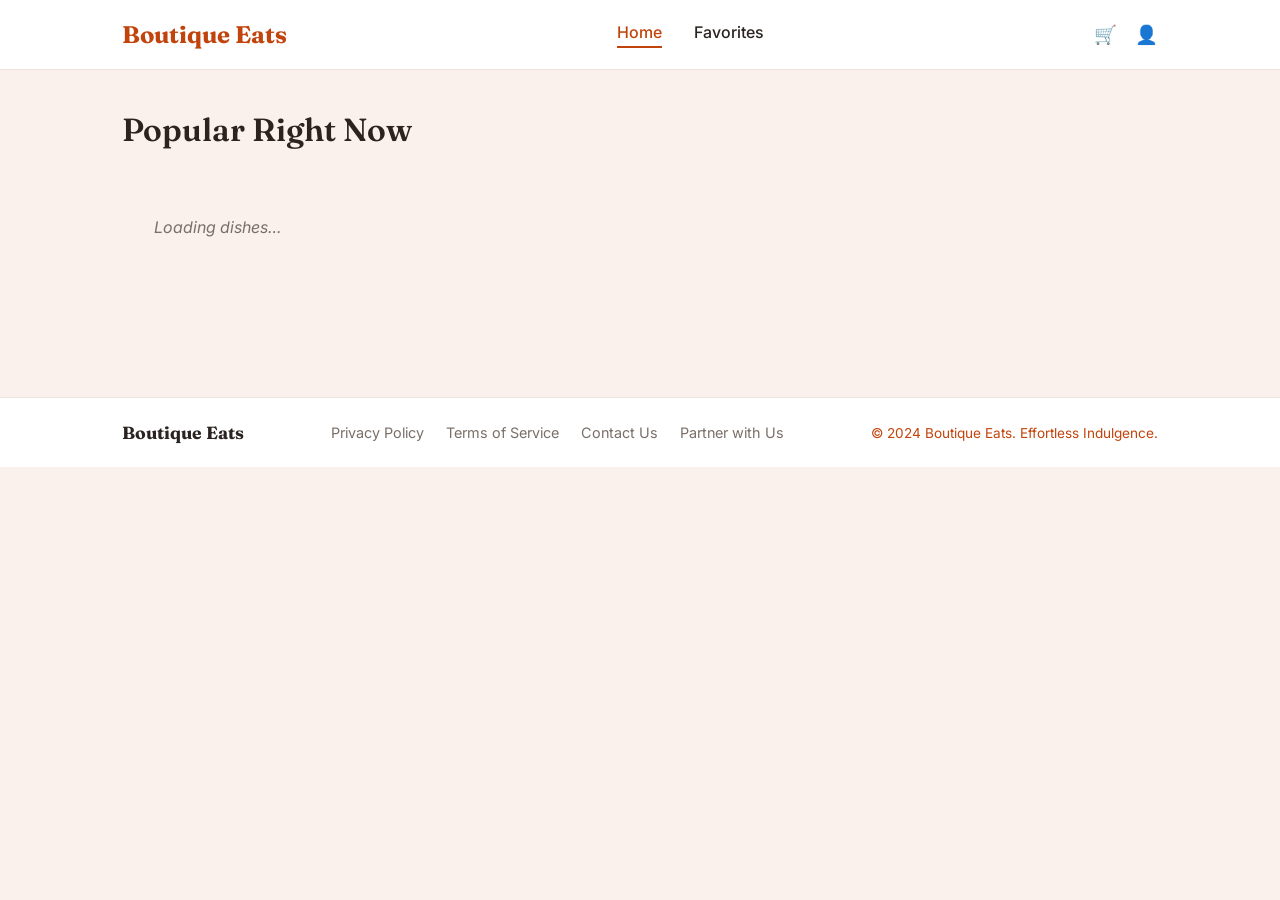
<file: index.html>
<!DOCTYPE html>
<html lang="en">

<head>
    <meta charset="UTF-8">
    <meta name="viewport" content="width=device-width, initial-scale=1.0">
    <title>Home - Boutique Eats</title>
    <link rel="preconnect" href="https://fonts.googleapis.com">
    <link
        href="https://fonts.googleapis.com/css2?family=Fraunces:wght@500;600;700&family=Inter:wght@400;500;600&display=swap"
        rel="stylesheet">
    <link rel="stylesheet" href="style.css">
</head>

<body>

    <header class="site-header">
        <div class="header-inner">
            <a class="logo" href="index.html">Boutique Eats</a>
            <nav class="main-nav">
                <a href="index.html" class="nav-link active">Home</a>
                <a href="favorites.html" class="nav-link">Favorites</a>
            </nav>
            <div class="header-icons">
                <a href="cart.html" class="icon-btn" aria-label="Cart">🛒</a>
                <a href="#" class="icon-btn" aria-label="Account">👤</a>
            </div>
        </div>
    </header>

    <main class="page">
        <h1 class="page-title">Popular Right Now</h1>

        <div class="allProducts">
            <p class="loading-msg">Loading dishes…</p>
        </div>
    </main>
    

    <footer class="site-footer">
        <div class="footer-inner">
            <span class="footer-logo">Boutique Eats</span>
            <nav class="footer-links">
                <a href="#">Privacy Policy</a>
                <a href="#">Terms of Service</a>
                <a href="#">Contact Us</a>
                <a href="#">Partner with Us</a>
            </nav>
            <span class="footer-copy">© 2024 Boutique Eats. Effortless Indulgence.</span>
        </div>
    </footer>

    
    <script src="main.js"></script>
</body>

</html>
</file>
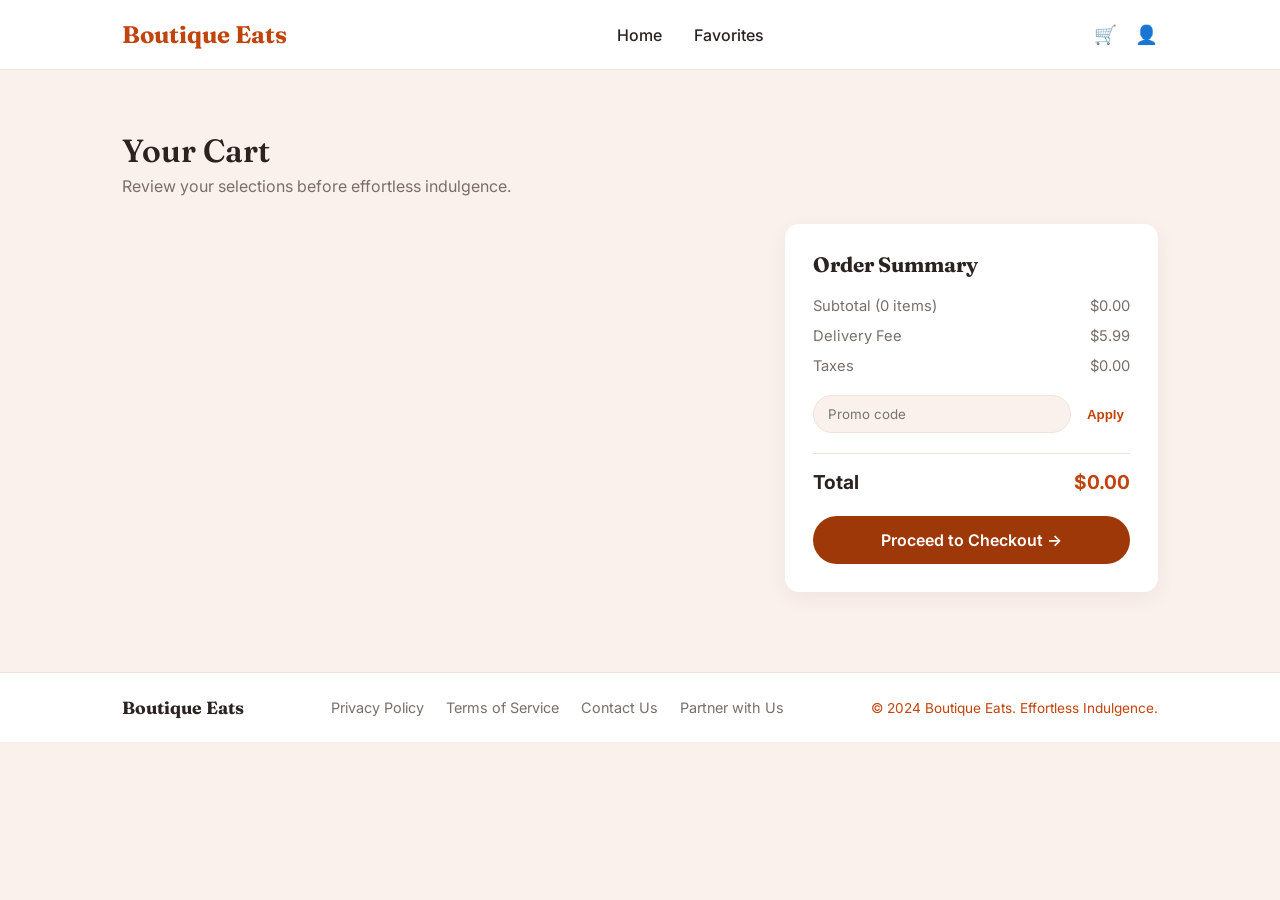
<file: cart.html>
<!DOCTYPE html>
<html lang="ru">

<head>
    <meta charset="UTF-8">
    <meta name="viewport" content="width=device-width, initial-scale=1.0">
    <title>Your Cart - Boutique Eats</title>
    <link rel="preconnect" href="https://fonts.googleapis.com">
    <link
        href="https://fonts.googleapis.com/css2?family=Fraunces:wght@600;700&family=Inter:wght@400;500;600&display=swap"
        rel="stylesheet">
    <link rel="stylesheet" href="cart.css">
</head>

<body>

    <header class="site-header">
        <div class="header-inner">
            <a class="logo" href="index.html">Boutique Eats</a>
            <nav class="main-nav">
                <a href="index.html" class="nav-link">Home</a>
                <a href="favorites.html" class="nav-link">Favorites</a>
            </nav>
            <div class="header-icons">
                <a href="cart.html" class="icon-btn">🛒</a>
                <a href="#" class="icon-btn">👤</a>
            </div>
        </div>
    </header>

    <main class="page">
        <h1 class="page-title">Your Cart</h1>
        <p class="page-subtitle">Review your selections before effortless indulgence.</p>

        <div class="cart-layout">
            <div class="allCart"></div>

            <aside class="order-summary">
                <h2>Order Summary</h2>
                <div class="summary-row">
                    <span>Subtotal (<span id="item-count">0</span> items)</span>
                    <span id="subtotal">$0.00</span>
                </div>
                <div class="summary-row">
                    <span>Delivery Fee</span>
                    <span>$5.99</span>
                </div>
                <div class="summary-row">
                    <span>Taxes</span>
                    <span id="taxes">$0.00</span>
                </div>

                <div class="promo-row">
                    <input type="text" placeholder="Promo code">
                    <button class="apply-btn">Apply</button>
                </div>

                <div class="summary-total">
                    <span>Total</span>
                    <span id="total">$0.00</span>
                </div>

                <a href="checkout.html" class="checkout-btn">Proceed to Checkout →</a>
            </aside>
        </div>
    </main>

    <footer class="site-footer">
        <div class="footer-inner">
            <span class="footer-logo">Boutique Eats</span>
            <nav class="footer-links">
                <a href="#">Privacy Policy</a>
                <a href="#">Terms of Service</a>
                <a href="#">Contact Us</a>
                <a href="#">Partner with Us</a>
            </nav>
            <span class="footer-copy">© 2024 Boutique Eats. Effortless Indulgence.</span>
        </div>
    </footer>

    <script src="cart.js"></script>
</body>

</html>
</file>
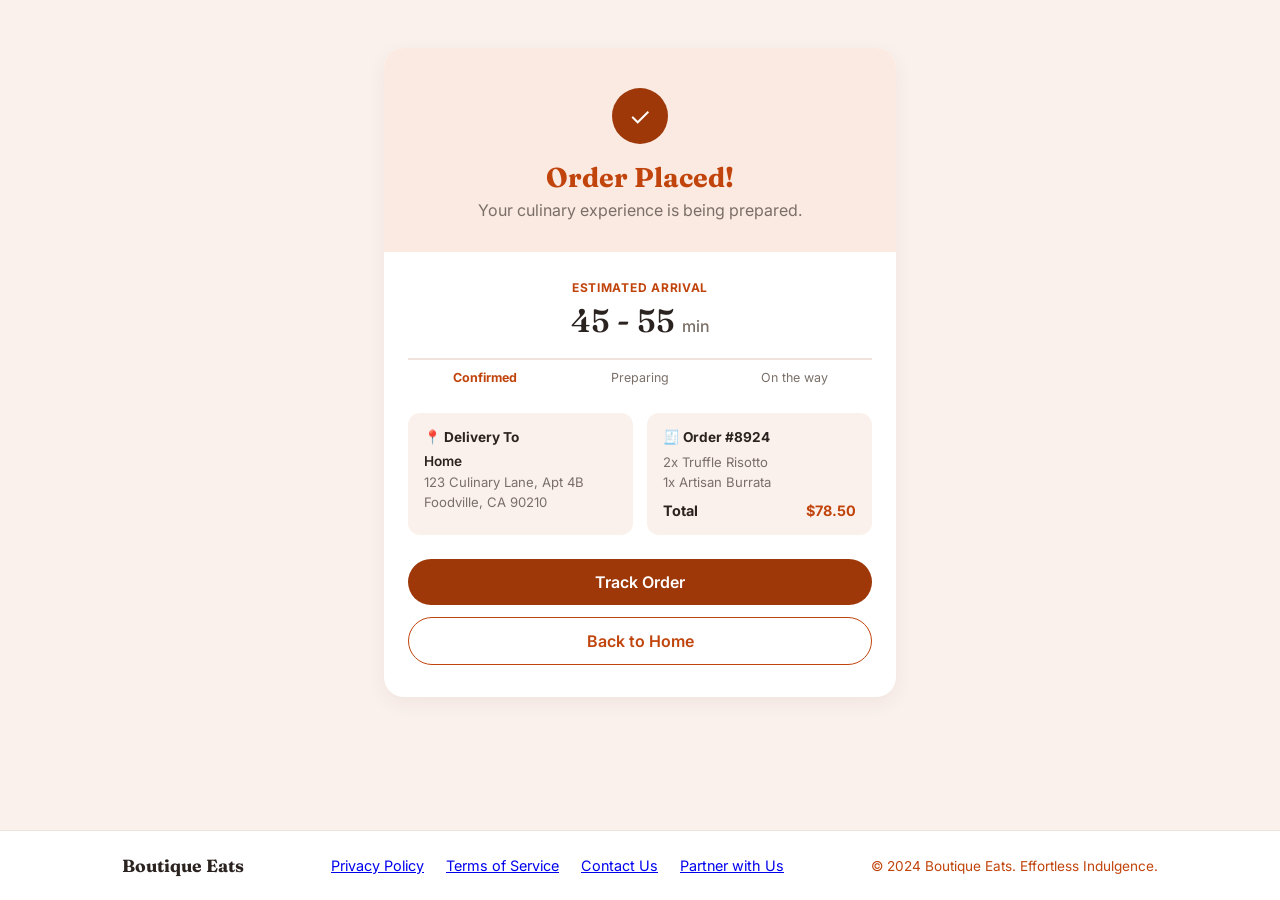
<file: order-confirmed.html>
<!DOCTYPE html>
<html lang="en">

<head>
    <meta charset="UTF-8">
    <meta name="viewport" content="width=device-width, initial-scale=1.0">
    <title>Order Confirmed - Boutique Eats</title>
    <link rel="preconnect" href="https://fonts.googleapis.com">
    <link
        href="https://fonts.googleapis.com/css2?family=Fraunces:wght@500;600;700&family=Inter:wght@400;500;600&display=swap"
        rel="stylesheet">
    <link rel="stylesheet" href="order-confirmed.css">
</head>

<body>

    <main class="page">
        <div class="confirm-card">

            <div class="confirm-hero">
                <div class="check-circle">✓</div>
                <h1>Order Placed!</h1>
                <p>Your culinary experience is being prepared.</p>
            </div>

            <div class="confirm-details">
                <div class="eta-block">
                    <span class="eta-label">Estimated Arrival</span>
                    <span class="eta-value">45 - 55 <small>min</small></span>
                    <div class="status-track">
                        <span class="status-step active">Confirmed</span>
                        <span class="status-step">Preparing</span>
                        <span class="status-step">On the way</span>
                    </div>
                </div>

                <div class="info-grid">
                    <div class="info-box">
                        <h3>📍 Delivery To</h3>
                        <p class="info-label">Home</p>
                        <p class="info-text">123 Culinary Lane, Apt 4B<br>Foodville, CA 90210</p>
                    </div>
                    <div class="info-box">
                        <h3>🧾 Order #8924</h3>
                        <p class="info-text">2x Truffle Risotto<br>1x Artisan Burrata</p>
                        <div class="info-total">
                            <span>Total</span>
                            <span class="total-value">$78.50</span>
                        </div>
                    </div>
                </div>

                <div class="confirm-actions">
                    <a href="#" class="track-btn">Track Order</a>
                    <a href="index.html" class="home-btn">Back to Home</a>
                </div>
            </div>
        </div>
    </main>

    <footer class="site-footer">
        <div class="footer-inner">
            <span class="footer-logo">Boutique Eats</span>
            <nav class="footer-links">
                <a href="#">Privacy Policy</a>
                <a href="#">Terms of Service</a>
                <a href="#">Contact Us</a>
                <a href="#">Partner with Us</a>
            </nav>
            <span class="footer-copy">© 2024 Boutique Eats. Effortless Indulgence.</span>
        </div>
    </footer>

</body>

</html>
</file>
<file: style.css>
*{
    margin: 0;
    padding: 0;
}
:root {
  --bg: #FBF1EC;
  --card-bg: #FFFFFF;
  --accent: #C1440C;
  --accent-dark: #9E3809;
  --badge-bg: #FCE9C5;
  --badge-text: #8A5A1F;
  --text-dark: #2B2320;
  --text-muted: #7A6F68;
  --border: #EFE3DC;
  --shadow: 0 6px 20px rgba(43, 35, 32, 0.06);
  font-family: 'Inter', sans-serif;
}

* { box-sizing: border-box; }

body {
  margin: 0;
  background: var(--bg);
  color: var(--text-dark);
}

a { text-decoration: none; color: inherit; }

.site-header {
  background: var(--card-bg);
  border-bottom: 1px solid var(--border);
}

.header-inner {
  max-width: 1100px;
  margin: 0 auto;
  padding: 20px 32px;
  display: flex;
  align-items: center;
  justify-content: space-between;
}

.logo {
  font-family: 'Fraunces', serif;
  font-weight: 700;
  font-size: 1.5rem;
  color: var(--accent);
}

.main-nav {
  display: flex;
  gap: 32px;
}

.nav-link {
  font-weight: 500;
  color: var(--text-dark);
  padding-bottom: 4px;
  border-bottom: 2px solid transparent;
}

.nav-link.active {
  color: var(--accent);
  border-bottom-color: var(--accent);
}

.header-icons {
  display: flex;
  gap: 18px;
  font-size: 1.15rem;
}

.icon-btn { color: var(--accent); }

.page {
  max-width: 1100px;
  margin: 0 auto;
  padding: 40px 32px 80px;
}

.page-title {
  font-family: 'Fraunces', serif;
  font-size: 2rem;
  font-weight: 600;
  margin-bottom: 28px;
}

.product-grid {
  display: grid;
  grid-template-columns: repeat(auto-fill, minmax(280px, 1fr));
  gap: 24px;
}

.loading-msg, .error-msg {
  color: var(--text-muted);
  font-style: italic;
}

.product-card {
  background: var(--card-bg);
  border-radius: 14px;
  overflow: hidden;
  box-shadow: var(--shadow);
  display: flex;
  flex-direction: column;
}

.card-image {
  position: relative;
  aspect-ratio: 4 / 3;
  background: #eee;
}

.card-image img {
  width: 100%;
  height: 100%;
  object-fit: cover;
  display: block;
}

.like-btn {
  position: absolute;
  top: 12px;
  right: 12px;
  width: 34px;
  height: 34px;
  border-radius: 50%;
  border: none;
  background: rgba(255,255,255,0.9);
  color: #b9b9b9;
  font-size: 1rem;
  cursor: pointer;
  display: flex;
  align-items: center;
  justify-content: center;
}

.like-btn.liked { color: var(--accent); }

.card-body {
  padding: 18px 20px 20px;
  display: flex;
  flex-direction: column;
  gap: 8px;
}

.card-top-row {
  display: flex;
  justify-content: space-between;
  align-items: flex-start;
  gap: 10px;
}

.card-name {
  font-family: 'Fraunces', serif;
  font-size: 1.1rem;
  margin: 0;
}

.time-badge {
  background: var(--badge-bg);
  color: var(--badge-text);
  font-size: 0.75rem;
  font-weight: 600;
  padding: 4px 10px;
  border-radius: 999px;
  white-space: nowrap;
}

.card-desc {
  color: var(--text-muted);
  font-size: 0.88rem;
  line-height: 1.4;
  margin: 0;
  display: -webkit-box;
  /* -webkit-line-clamp: 2; */
  -webkit-box-orient: vertical;
  overflow: hidden;
}

.card-bottom-row {
  display: flex;
  justify-content: space-between;
  align-items: center;
  margin-top: 6px;
}

.card-price {
  color: var(--accent);
  font-weight: 700;
  font-size: 1.1rem;
}

.add-btn {
  background: var(--accent-dark);
  color: #fff;
  border: none;
  padding: 9px 22px;
  border-radius: 999px;
  font-weight: 600;
  cursor: pointer;
  transition: background 0.15s ease;
}

.add-btn:hover { background: var(--accent); }

.site-footer {
  background: var(--card-bg);
  border-top: 1px solid var(--border);
}

.footer-inner {
  max-width: 1100px;
  margin: 0 auto;
  padding: 24px 32px;
  display: flex;
  align-items: center;
  justify-content: space-between;
  flex-wrap: wrap;
  gap: 12px;
}

.footer-logo {
  font-family: 'Fraunces', serif;
  font-weight: 700;
  font-size: 1.1rem;
}

.footer-links {
  display: flex;
  gap: 22px;
  color: var(--text-muted);
  font-size: 0.9rem;
}

.footer-copy {
  color: var(--accent);
  font-size: 0.85rem;
}

@media (max-width: 640px) {
  .header-inner, .footer-inner { flex-direction: column; gap: 14px; }
}
.allProducts {
  display: grid;
  grid-template-columns: repeat(auto-fill, minmax(280px, 1fr));
  gap: 24px;
  max-width: 1100px;
  margin: 0 auto;
  padding: 40px 32px 80px;
}

.allProducts > div {
  background: #FFFFFF;
  border-radius: 14px;
  overflow: hidden;
  box-shadow: 0 6px 20px rgba(43, 35, 32, 0.06);
  padding: 0 0 20px;
  display: flex;
  flex-direction: column;
}

.allProducts > div img {
  width: 100%;
  aspect-ratio: 4 / 3;
  object-fit: cover;
  display: block;
}

.allProducts > div h1 {
  font-family: 'Fraunces', serif;
  font-size: 1.1rem;
  margin: 14px 20px 6px;
}

.allProducts > div p {
  color: #7A6F68;
  font-size: 0.88rem;
  line-height: 1.4;
  margin: 0 20px 10px;
}

.allProducts > div h3 {
  color: #C1440C;
  font-size: 1rem;
  margin: 0 20px 4px;
}
.allProducts > div {
  position: relative;
}

.addBtn {
  background: #9E3809;
  color: #fff;
  border: none;
  padding: 9px 22px;
  border-radius: 999px;
  font-weight: 600;
  cursor: pointer;
  margin: 6px 20px 0;
  align-self: flex-end;
  transition: background 0.15s ease;
}

.addBtn:hover {
  background: #C1440C;
}
</file>
<file: cart.css>
:root {
  --bg: #FBF1EC;
  --card-bg: #FFFFFF;
  --accent: #C1440C;
  --accent-dark: #9E3809;
  --text-dark: #2B2320;
  --text-muted: #7A6F68;
  --border: #EFE3DC;
  --shadow: 0 6px 20px rgba(43, 35, 32, 0.06);
  font-family: 'Inter', sans-serif;
}

* { box-sizing: border-box; }

body {
  margin: 0;
  background: var(--bg);
  color: var(--text-dark);
}

a { text-decoration: none; color: inherit; }

.site-header {
  background: var(--card-bg);
  border-bottom: 1px solid var(--border);
}

.header-inner {
  max-width: 1100px;
  margin: 0 auto;
  padding: 20px 32px;
  display: flex;
  align-items: center;
  justify-content: space-between;
}

.logo {
  font-family: 'Fraunces', serif;
  font-weight: 700;
  font-size: 1.5rem;
  color: var(--accent);
}

.main-nav { display: flex; gap: 32px; }
.nav-link { font-weight: 500; color: var(--text-dark); }
.header-icons { display: flex; gap: 18px; font-size: 1.15rem; }
.icon-btn { color: var(--accent); }

.page {
  max-width: 1100px;
  margin: 0 auto;
  padding: 40px 32px 80px;
}

.page-title {
  font-family: 'Fraunces', serif;
  font-size: 2rem;
  font-weight: 600;
  margin-bottom: 6px;
}

.page-subtitle {
  color: var(--text-muted);
  margin: 0 0 28px;
}

.cart-layout {
  display: grid;
  grid-template-columns: 1.7fr 1fr;
  gap: 28px;
  align-items: start;
}

.allCart {
  display: flex;
  flex-direction: column;
  gap: 16px;
}

.allCart > div {
  background: var(--card-bg);
  border-radius: 14px;
  overflow: hidden;
  box-shadow: var(--shadow);
  display: flex;
  gap: 16px;
  padding: 14px;
}

.allCart > div img {
  width: 90px;
  height: 90px;
  border-radius: 10px;
  object-fit: cover;
  flex-shrink: 0;
}

.allCart > div h1 {
  font-family: 'Fraunces', serif;
  font-size: 1.05rem;
  margin: 0 0 6px;
}

.allCart > div p {
  color: var(--text-muted);
  font-size: 0.85rem;
  line-height: 1.4;
  margin: 0 0 8px;
}

.allCart > div h3 {
  color: var(--accent);
  font-weight: 700;
  font-size: 1rem;
  margin: 0;
}

.order-summary {
  background: var(--card-bg);
  border-radius: 14px;
  box-shadow: var(--shadow);
  padding: 28px;
}

.order-summary h2 {
  font-family: 'Fraunces', serif;
  font-size: 1.3rem;
  margin: 0 0 20px;
}

.summary-row {
  display: flex;
  justify-content: space-between;
  color: var(--text-muted);
  font-size: 0.92rem;
  margin-bottom: 12px;
}

.promo-row {
  display: flex;
  gap: 10px;
  margin: 20px 0;
}

.promo-row input {
  flex: 1;
  padding: 10px 14px;
  border-radius: 999px;
  border: 1px solid var(--border);
  background: var(--bg);
  font-family: inherit;
}

.apply-btn {
  border: none;
  background: none;
  color: var(--accent);
  font-weight: 700;
  cursor: pointer;
}

.summary-total {
  display: flex;
  justify-content: space-between;
  align-items: center;
  font-weight: 700;
  font-size: 1.2rem;
  padding-top: 16px;
  border-top: 1px solid var(--border);
  margin-bottom: 22px;
}

.summary-total span:last-child { color: var(--accent); }

.checkout-btn {
  display: block;
  text-align: center;
  background: var(--accent-dark);
  color: #fff;
  border: none;
  padding: 14px;
  border-radius: 999px;
  font-weight: 600;
  cursor: pointer;
}

.checkout-btn:hover { background: var(--accent); }

.site-footer {
  background: var(--card-bg);
  border-top: 1px solid var(--border);
}

.footer-inner {
  max-width: 1100px;
  margin: 0 auto;
  padding: 24px 32px;
  display: flex;
  align-items: center;
  justify-content: space-between;
  flex-wrap: wrap;
  gap: 12px;
}

.footer-logo { font-family: 'Fraunces', serif; font-weight: 700; font-size: 1.1rem; }
.footer-links { display: flex; gap: 22px; color: var(--text-muted); font-size: 0.9rem; }
.footer-copy { color: var(--accent); font-size: 0.85rem; }

@media (max-width: 760px) {
  .cart-layout { grid-template-columns: 1fr; }
  .header-inner, .footer-inner { flex-direction: column; gap: 14px; }
}
</file>
<file: order-confirmed.css>
:root {
  --bg: #FBF1EC;
  --card-bg: #FFFFFF;
  --hero-bg: #FBEAE1;
  --accent: #C1440C;
  --accent-dark: #9E3809;
  --text-dark: #2B2320;
  --text-muted: #7A6F68;
  --border: #EFE3DC;
  --shadow: 0 6px 20px rgba(43, 35, 32, 0.06);
  font-family: 'Inter', sans-serif;
}

* { box-sizing: border-box; }

body {
  margin: 0;
  background: var(--bg);
  color: var(--text-dark);
  min-height: 100vh;
  display: flex;
  flex-direction: column;
}

.page {
  flex: 1;
  max-width: 560px;
  margin: 0 auto;
  padding: 48px 24px;
  width: 100%;
}

.confirm-card {
  background: var(--card-bg);
  border-radius: 20px;
  box-shadow: var(--shadow);
  overflow: hidden;
}

.confirm-hero {
  background: var(--hero-bg);
  text-align: center;
  padding: 40px 24px 32px;
}

.check-circle {
  width: 56px;
  height: 56px;
  border-radius: 50%;
  background: var(--accent-dark);
  color: #fff;
  font-size: 1.6rem;
  display: flex;
  align-items: center;
  justify-content: center;
  margin: 0 auto 16px;
}

.confirm-hero h1 {
  font-family: 'Fraunces', serif;
  color: var(--accent);
  margin: 0 0 6px;
  font-size: 1.7rem;
}

.confirm-hero p {
  color: var(--text-muted);
  margin: 0;
}

.confirm-details {
  padding: 28px 24px 32px;
}

.eta-block {
  text-align: center;
  margin-bottom: 28px;
}

.eta-label {
  display: block;
  color: var(--accent);
  font-size: 0.75rem;
  font-weight: 700;
  letter-spacing: 0.06em;
  text-transform: uppercase;
  margin-bottom: 6px;
}

.eta-value {
  font-family: 'Fraunces', serif;
  font-size: 2rem;
  font-weight: 600;
}

.eta-value small {
  font-family: 'Inter', sans-serif;
  font-size: 1rem;
  font-weight: 500;
  color: var(--text-muted);
}

.status-track {
  display: flex;
  justify-content: space-between;
  margin-top: 18px;
  border-top: 2px solid var(--border);
  padding-top: 10px;
}

.status-step {
  flex: 1;
  text-align: center;
  font-size: 0.78rem;
  color: var(--text-muted);
}

.status-step.active {
  color: var(--accent);
  font-weight: 700;
}

.info-grid {
  display: grid;
  grid-template-columns: 1fr 1fr;
  gap: 14px;
  margin-bottom: 24px;
}

.info-box {
  background: var(--bg);
  border-radius: 12px;
  padding: 16px;
}

.info-box h3 {
  font-size: 0.85rem;
  margin: 0 0 8px;
}

.info-label {
  font-weight: 600;
  font-size: 0.85rem;
  margin: 0 0 4px;
}

.info-text {
  color: var(--text-muted);
  font-size: 0.82rem;
  line-height: 1.5;
  margin: 0;
}

.info-total {
  display: flex;
  justify-content: space-between;
  margin-top: 10px;
  font-weight: 700;
  font-size: 0.9rem;
}

.total-value { color: var(--accent); }

.confirm-actions {
  display: flex;
  flex-direction: column;
  gap: 12px;
}

.track-btn, .home-btn {
  display: block;
  text-align: center;
  padding: 13px;
  border-radius: 999px;
  font-weight: 600;
  text-decoration: none;
}

.track-btn {
  background: var(--accent-dark);
  color: #fff;
}

.track-btn:hover { background: var(--accent); }

.home-btn {
  border: 1.5px solid var(--accent);
  color: var(--accent);
}

.home-btn:hover { background: var(--hero-bg); }

.site-footer {
  background: var(--card-bg);
  border-top: 1px solid var(--border);
}

.footer-inner {
  max-width: 1100px;
  margin: 0 auto;
  padding: 24px 32px;
  display: flex;
  align-items: center;
  justify-content: space-between;
  flex-wrap: wrap;
  gap: 12px;
}

.footer-logo { font-family: 'Fraunces', serif; font-weight: 700; font-size: 1.1rem; }
.footer-links { display: flex; gap: 22px; color: var(--text-muted); font-size: 0.9rem; }
.footer-copy { color: var(--accent); font-size: 0.85rem; }

@media (max-width: 500px) {
  .info-grid { grid-template-columns: 1fr; }
  .footer-inner { flex-direction: column; gap: 14px; }
}
</file>
